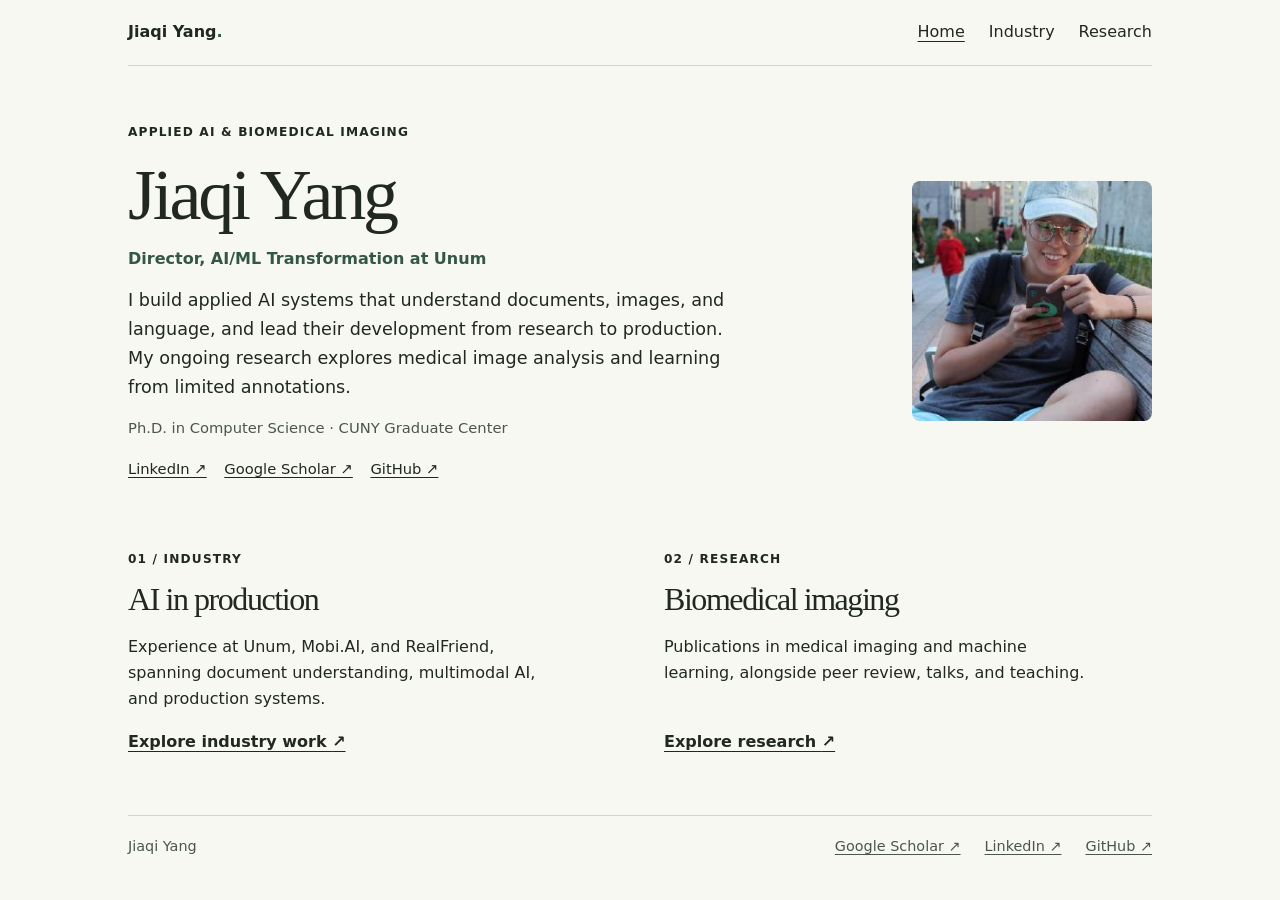
<file: index.html>
<!doctype html>
<html lang="en">
<head>
  <meta charset="utf-8">
  <meta name="viewport" content="width=device-width, initial-scale=1">
  <meta name="description" content="Jiaqi Yang’s work in enterprise AI and biomedical imaging research.">
  <title>Jiaqi Yang — Industry &amp; Research</title>
  <link rel="stylesheet" href="style.css">
</head>
<body>
  <a class="skip" href="#main">Skip to content</a>
  <header class="wrap site-header">
    <a class="wordmark" href="index.html">Jiaqi Yang<span>.</span></a>
    <nav aria-label="Main navigation">
      <a href="index.html" aria-current="page">Home</a>
      <a href="industry.html">Industry</a>
      <a href="research.html">Research</a>
    </nav>
  </header>
  <main class="wrap" id="main">
    <section class="intro profile-intro" aria-labelledby="title">
      <div>
        <p class="eyebrow">Applied AI &amp; biomedical imaging</p>
        <h1 id="title">Jiaqi Yang</h1>
        <p class="current-role">Director, AI/ML Transformation at Unum</p>
        <p class="lede">I build applied AI systems that understand documents, images, and language, and lead their development from research to production. My ongoing research explores medical image analysis and learning from limited annotations.</p>
        <p class="credential">Ph.D. in Computer Science · CUNY Graduate Center</p>
        <nav class="section-links" aria-label="Connect with Jiaqi">
          <a href="https://www.linkedin.com/in/jyang-5566/">LinkedIn ↗</a>
          <a href="https://scholar.google.com/citations?user=Nos8TtAAAAAJ&amp;hl=en">Google Scholar ↗</a>
          <a href="https://github.com/yangjiaqidig">GitHub ↗</a>
        </nav>
      </div>
      <div class="profile-photo-frame">
        <img class="profile-photo" src="assets/jiaqi-yang.jpg" alt="Jiaqi Yang" width="400" height="400">
      </div>
    </section>

    <div class="tracks">
      <section class="track industry">
        <p class="eyebrow">01 / Industry</p>
        <h2>AI in production</h2>
        <p>Experience at Unum, Mobi.AI, and RealFriend, spanning document understanding, multimodal AI, and production systems.</p>
        <a href="industry.html">Explore industry work <span aria-hidden="true">↗</span></a>
      </section>
      <section class="track research">
        <p class="eyebrow">02 / Research</p>
        <h2>Biomedical imaging</h2>
        <p>Publications in medical imaging and machine learning, alongside peer review, talks, and teaching.</p>
        <a href="research.html">Explore research <span aria-hidden="true">↗</span></a>
      </section>
    </div>
  </main>
  <footer class="wrap site-footer">
    <span>Jiaqi Yang</span>
    <nav aria-label="Profiles">
      <a href="https://scholar.google.com/citations?user=Nos8TtAAAAAJ&amp;hl=en">Google Scholar ↗</a>
      <a href="https://www.linkedin.com/in/jyang-5566/">LinkedIn ↗</a>
      <a href="https://github.com/yangjiaqidig">GitHub ↗</a>
    </nav>
  </footer>
</body>
</html>
</file>
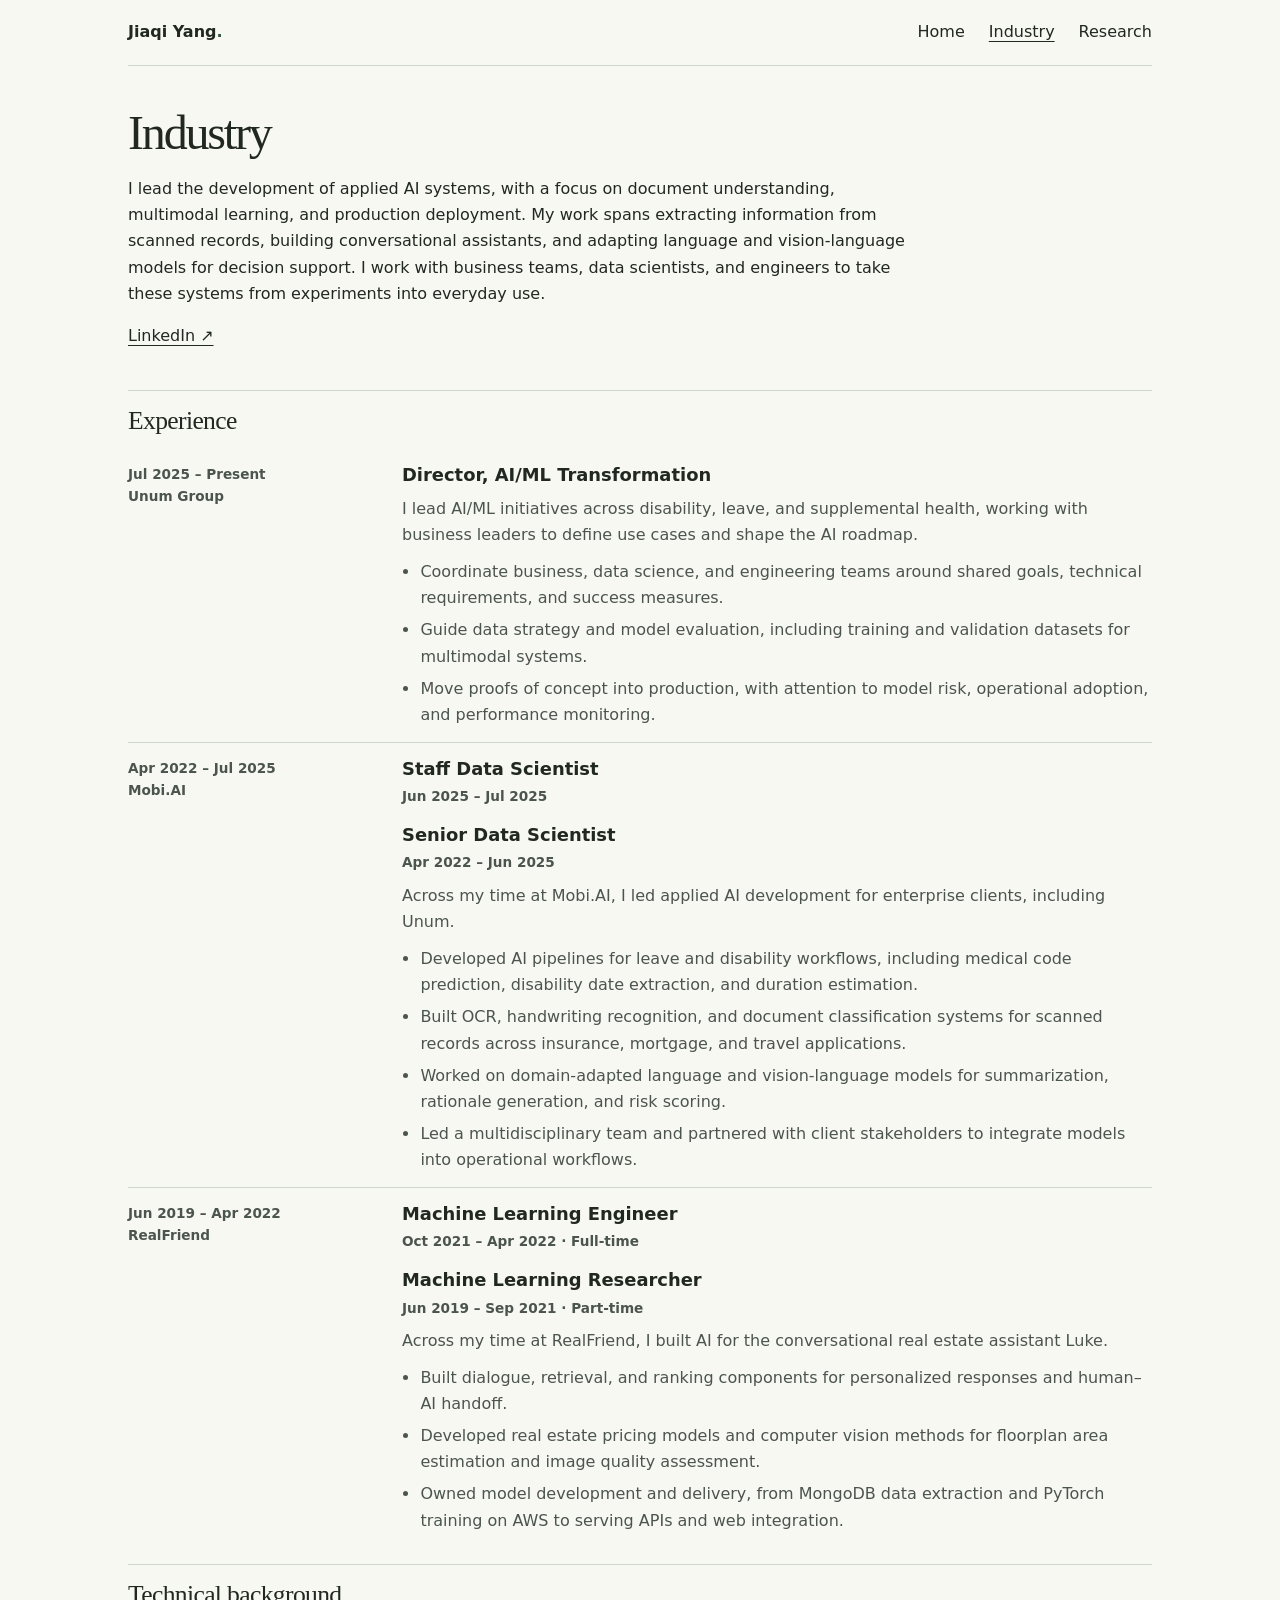
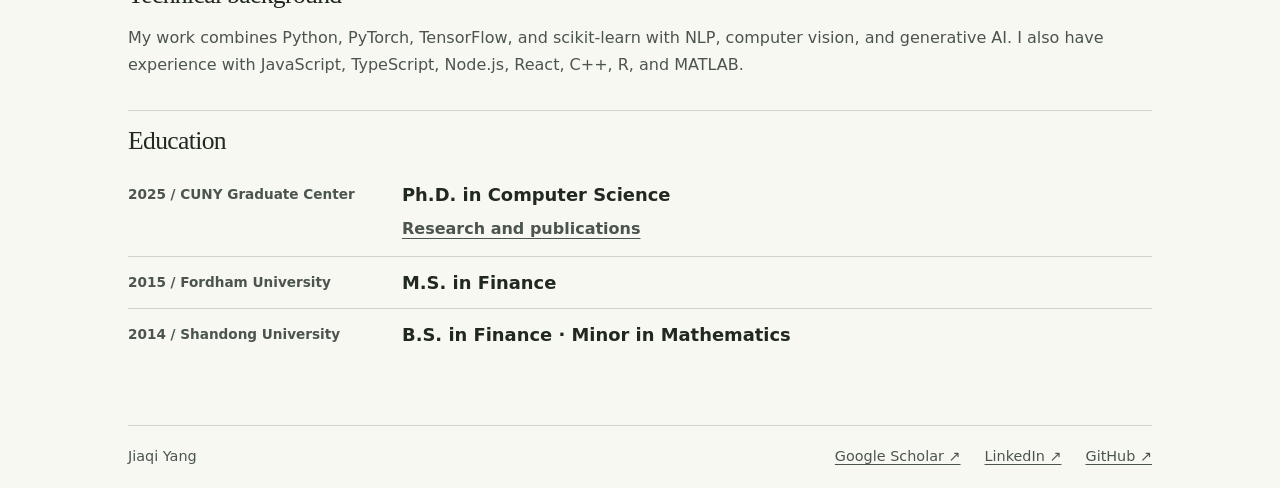
<file: industry.html>
<!doctype html>
<html lang="en">
<head>
  <meta charset="utf-8">
  <meta name="viewport" content="width=device-width, initial-scale=1">
  <meta name="description" content="Jiaqi Yang’s work in applied AI, document understanding, multimodal learning, and production ML systems.">
  <title>Industry — Jiaqi Yang</title>
  <link rel="stylesheet" href="style.css">
</head>
<body class="detail-page">
  <a class="skip" href="#main">Skip to content</a>
  <header class="wrap site-header">
    <a class="wordmark" href="index.html">Jiaqi Yang<span>.</span></a>
    <nav aria-label="Main navigation">
      <a href="index.html">Home</a>
      <a href="industry.html" aria-current="page">Industry</a>
      <a href="research.html">Research</a>
    </nav>
  </header>
  <main class="wrap" id="main">
    <section class="intro" aria-labelledby="title">
      <h1 id="title">Industry</h1>
      <p class="lede">I lead the development of applied AI systems, with a focus on document understanding, multimodal learning, and production deployment. My work spans extracting information from scanned records, building conversational assistants, and adapting language and vision-language models for decision support. I work with business teams, data scientists, and engineers to take these systems from experiments into everyday use.</p>
      <p><a href="https://www.linkedin.com/in/jyang-5566/">LinkedIn ↗</a></p>
    </section>

    <section class="records" aria-labelledby="experience">
      <h2 id="experience">Experience</h2>
      <article class="record">
        <p class="eyebrow">Jul 2025 – Present<br>Unum Group</p>
        <div>
          <h3>Director, AI/ML Transformation</h3>
          <p>I lead AI/ML initiatives across disability, leave, and supplemental health, working with business leaders to define use cases and shape the AI roadmap.</p>
          <ul class="experience-details">
            <li>Coordinate business, data science, and engineering teams around shared goals, technical requirements, and success measures.</li>
            <li>Guide data strategy and model evaluation, including training and validation datasets for multimodal systems.</li>
            <li>Move proofs of concept into production, with attention to model risk, operational adoption, and performance monitoring.</li>
          </ul>
        </div>
      </article>
      <article class="record">
        <p class="eyebrow">Apr 2022 – Jul 2025<br>Mobi.AI</p>
        <div>
          <section class="role-period" aria-labelledby="mobi-staff">
            <h3 id="mobi-staff">Staff Data Scientist</h3>
            <p class="eyebrow">Jun 2025 – Jul 2025</p>
          </section>
          <section class="role-period" aria-labelledby="mobi-senior">
            <h3 id="mobi-senior">Senior Data Scientist</h3>
            <p class="eyebrow">Apr 2022 – Jun 2025</p>
          </section>
          <p>Across my time at Mobi.AI, I led applied AI development for enterprise clients, including Unum.</p>
          <ul class="experience-details">
            <li>Developed AI pipelines for leave and disability workflows, including medical code prediction, disability date extraction, and duration estimation.</li>
            <li>Built OCR, handwriting recognition, and document classification systems for scanned records across insurance, mortgage, and travel applications.</li>
            <li>Worked on domain-adapted language and vision-language models for summarization, rationale generation, and risk scoring.</li>
            <li>Led a multidisciplinary team and partnered with client stakeholders to integrate models into operational workflows.</li>
          </ul>
        </div>
      </article>
      <article class="record">
        <p class="eyebrow">Jun 2019 – Apr 2022<br>RealFriend</p>
        <div>
          <section class="role-period" aria-labelledby="realfriend-engineer">
            <h3 id="realfriend-engineer">Machine Learning Engineer</h3>
            <p class="eyebrow">Oct 2021 – Apr 2022 · Full-time</p>
          </section>
          <section class="role-period" aria-labelledby="realfriend-researcher">
            <h3 id="realfriend-researcher">Machine Learning Researcher</h3>
            <p class="eyebrow">Jun 2019 – Sep 2021 · Part-time</p>
          </section>
          <p>Across my time at RealFriend, I built AI for the conversational real estate assistant Luke.</p>
          <ul class="experience-details">
            <li>Built dialogue, retrieval, and ranking components for personalized responses and human–AI handoff.</li>
            <li>Developed real estate pricing models and computer vision methods for floorplan area estimation and image quality assessment.</li>
            <li>Owned model development and delivery, from MongoDB data extraction and PyTorch training on AWS to serving APIs and web integration.</li>
          </ul>
        </div>
      </article>
    </section>

    <section class="records" aria-labelledby="toolkit">
      <h2 id="toolkit">Technical background</h2>
      <p>My work combines Python, PyTorch, TensorFlow, and scikit-learn with NLP, computer vision, and generative AI. I also have experience with JavaScript, TypeScript, Node.js, React, C++, R, and MATLAB.</p>
    </section>

    <section class="records" aria-labelledby="education">
      <h2 id="education">Education</h2>
      <div class="record">
        <p class="eyebrow">2025 / CUNY Graduate Center</p>
        <div><h3>Ph.D. in Computer Science</h3><p><a href="research.html">Research and publications</a></p></div>
      </div>
      <div class="record">
        <p class="eyebrow">2015 / Fordham University</p>
        <h3>M.S. in Finance</h3>
      </div>
      <div class="record">
        <p class="eyebrow">2014 / Shandong University</p>
        <h3>B.S. in Finance · Minor in Mathematics</h3>
      </div>
    </section>
  </main>
  <footer class="wrap site-footer">
    <span>Jiaqi Yang</span>
    <nav aria-label="Profiles">
      <a href="https://scholar.google.com/citations?user=Nos8TtAAAAAJ&amp;hl=en">Google Scholar ↗</a>
      <a href="https://www.linkedin.com/in/jyang-5566/">LinkedIn ↗</a>
      <a href="https://github.com/yangjiaqidig">GitHub ↗</a>
    </nav>
  </footer>
</body>
</html>
</file>
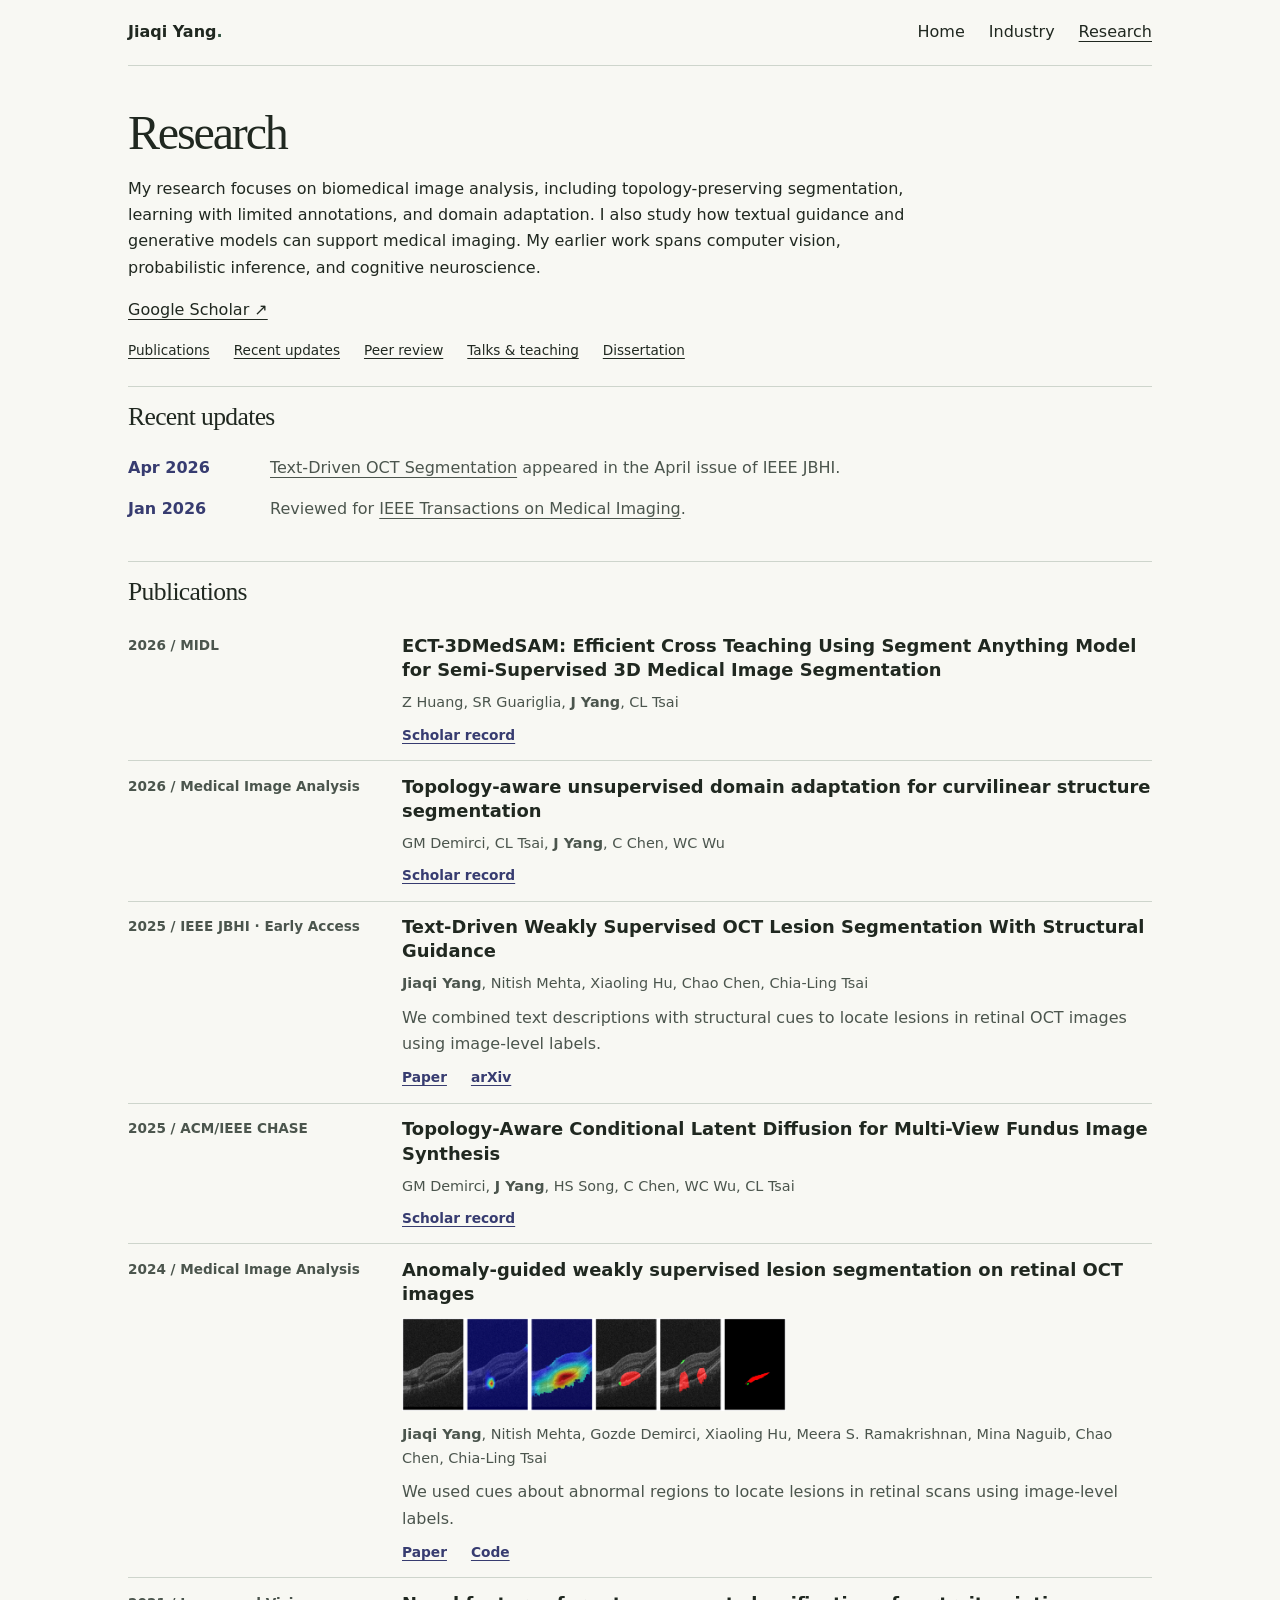
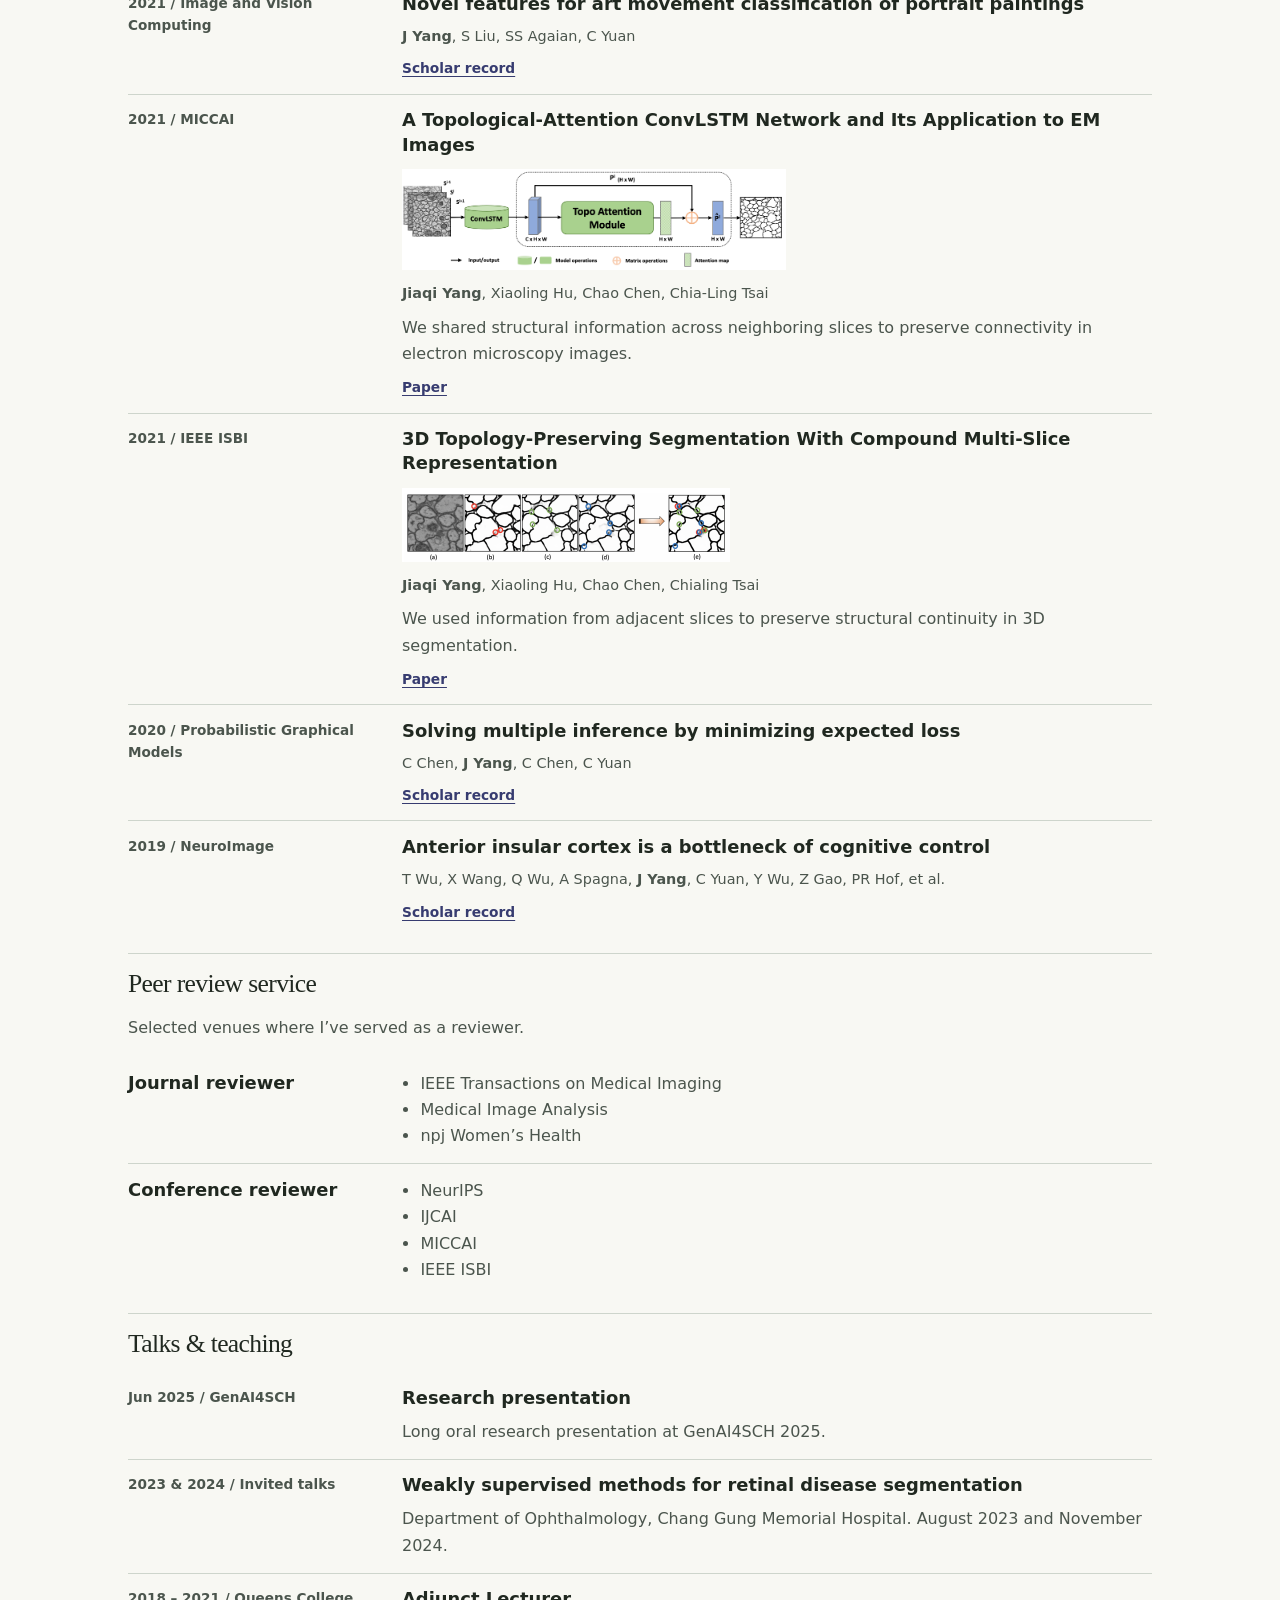
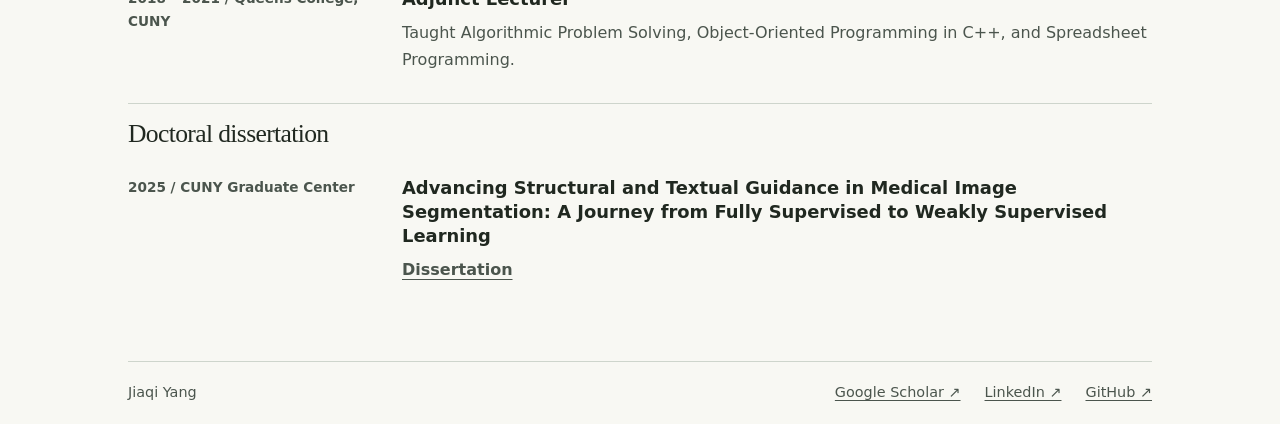
<file: research.html>
<!doctype html>
<html lang="en">
<head>
  <meta charset="utf-8">
  <meta name="viewport" content="width=device-width, initial-scale=1">
  <meta name="description" content="Jiaqi Yang’s research interests, publications, and peer review service.">
  <title>Research — Jiaqi Yang</title>
  <link rel="stylesheet" href="style.css">
</head>
<body class="detail-page">
  <a class="skip" href="#main">Skip to content</a>
  <header class="wrap site-header">
    <a class="wordmark" href="index.html">Jiaqi Yang<span>.</span></a>
    <nav aria-label="Main navigation">
      <a href="index.html">Home</a>
      <a href="industry.html">Industry</a>
      <a href="research.html" aria-current="page">Research</a>
    </nav>
  </header>
  <main class="wrap" id="main">
    <section class="intro" aria-labelledby="title">
      <h1 id="title">Research</h1>
      <p class="lede">My research focuses on biomedical image analysis, including topology-preserving segmentation, learning with limited annotations, and domain adaptation. I also study how textual guidance and generative models can support medical imaging. My earlier work spans computer vision, probabilistic inference, and cognitive neuroscience.</p>
      <p><a href="https://scholar.google.com/citations?user=Nos8TtAAAAAJ&amp;hl=en">Google Scholar ↗</a></p>
      <nav class="section-links" aria-label="On this page">
        <a href="#publications">Publications</a>
        <a href="#updates">Recent updates</a>
        <a href="#service">Peer review</a>
        <a href="#talks">Talks &amp; teaching</a>
        <a href="#dissertation">Dissertation</a>
      </nav>
    </section>

    <section class="records" id="updates" aria-labelledby="updates-title">
      <h2 id="updates-title">Recent updates</h2>
      <ul class="updates">
        <li><time datetime="2026-04">Apr 2026</time><span><a href="#text-oct">Text-Driven OCT Segmentation</a> appeared in the April issue of IEEE JBHI.</span></li>
        <li><time datetime="2026-01">Jan 2026</time><span>Reviewed for <a href="#service">IEEE Transactions on Medical Imaging</a>.</span></li>
      </ul>
    </section>

    <section class="records" id="publications" aria-labelledby="papers-title">
      <h2 id="papers-title">Publications</h2>
      <article class="record">
        <p class="eyebrow">2026 / MIDL</p>
        <div>
          <h3>ECT-3DMedSAM: Efficient Cross Teaching Using Segment Anything Model for Semi-Supervised 3D Medical Image Segmentation</h3>
          <p class="authors">Z Huang, SR Guariglia, <strong>J Yang</strong>, CL Tsai</p>
          <p class="record-links"><a href="https://scholar.google.com/citations?view_op=view_citation&amp;hl=en&amp;user=Nos8TtAAAAAJ&amp;citation_for_view=Nos8TtAAAAAJ:eQOLeE2rZwMC">Scholar record</a></p>
        </div>
      </article>
      <article class="record">
        <p class="eyebrow">2026 / Medical Image Analysis</p>
        <div>
          <h3>Topology-aware unsupervised domain adaptation for curvilinear structure segmentation</h3>
          <p class="authors">GM Demirci, CL Tsai, <strong>J Yang</strong>, C Chen, WC Wu</p>
          <p class="record-links"><a href="https://scholar.google.com/citations?view_op=view_citation&amp;hl=en&amp;user=Nos8TtAAAAAJ&amp;citation_for_view=Nos8TtAAAAAJ:WF5omc3nYNoC">Scholar record</a></p>
        </div>
      </article>
      <article class="record" id="text-oct">
        <p class="eyebrow">2025 / IEEE JBHI · Early Access</p>
        <div>
          <h3>Text-Driven Weakly Supervised OCT Lesion Segmentation With Structural Guidance</h3>
          <p class="authors"><strong>Jiaqi Yang</strong>, Nitish Mehta, Xiaoling Hu, Chao Chen, Chia-Ling Tsai</p>
          <p>We combined text descriptions with structural cues to locate lesions in retinal OCT images using image-level labels.</p>
          <p class="record-links">
            <a href="https://doi.org/10.1109/JBHI.2025.3616290">Paper</a>
            <a href="https://arxiv.org/abs/2411.12615">arXiv</a>
          </p>
        </div>
      </article>
      <article class="record">
        <p class="eyebrow">2025 / ACM/IEEE CHASE</p>
        <div>
          <h3>Topology-Aware Conditional Latent Diffusion for Multi-View Fundus Image Synthesis</h3>
          <p class="authors">GM Demirci, <strong>J Yang</strong>, HS Song, C Chen, WC Wu, CL Tsai</p>
          <p class="record-links"><a href="https://scholar.google.com/citations?view_op=view_citation&amp;hl=en&amp;user=Nos8TtAAAAAJ&amp;citation_for_view=Nos8TtAAAAAJ:W7OEmFMy1HYC">Scholar record</a></p>
        </div>
      </article>
      <article class="record" id="anomaly-oct">
        <p class="eyebrow">2024 / Medical Image Analysis</p>
        <div>
          <h3>Anomaly-guided weakly supervised lesion segmentation on retinal OCT images</h3>
          <a class="paper-figure" href="assets/papers/anomaly-oct.png" aria-label="View full-size figure for Anomaly-guided weakly supervised lesion segmentation on retinal OCT images">
            <img src="assets/papers/anomaly-oct.png" alt="Retinal OCT scan, activation maps, and lesion segmentation results" loading="lazy">
          </a>
          <p class="authors"><strong>Jiaqi Yang</strong>, Nitish Mehta, Gozde Demirci, Xiaoling Hu, Meera S. Ramakrishnan, Mina Naguib, Chao Chen, Chia-Ling Tsai</p>
          <p>We used cues about abnormal regions to locate lesions in retinal scans using image-level labels.</p>
          <p class="record-links">
            <a href="https://pmc.ncbi.nlm.nih.gov/articles/PMC11016376/">Paper</a>
            <a href="https://github.com/YangjiaqiDig/WSSS-AGM">Code</a>
          </p>
        </div>
      </article>
      <article class="record">
        <p class="eyebrow">2021 / Image and Vision Computing</p>
        <div>
          <h3>Novel features for art movement classification of portrait paintings</h3>
          <p class="authors"><strong>J Yang</strong>, S Liu, SS Agaian, C Yuan</p>
          <p class="record-links"><a href="https://scholar.google.com/citations?view_op=view_citation&amp;hl=en&amp;user=Nos8TtAAAAAJ&amp;citation_for_view=Nos8TtAAAAAJ:d1gkVwhDpl0C">Scholar record</a></p>
        </div>
      </article>
      <article class="record" id="topology">
        <p class="eyebrow">2021 / MICCAI</p>
        <div>
          <h3>A Topological-Attention ConvLSTM Network and Its Application to EM Images</h3>
          <a class="paper-figure" href="assets/papers/topology-attention.png" aria-label="View full-size figure for A Topological-Attention ConvLSTM Network and Its Application to EM Images">
            <img src="assets/papers/topology-attention.png" alt="ConvLSTM and topological attention network overview" loading="lazy">
          </a>
          <p class="authors"><strong>Jiaqi Yang</strong>, Xiaoling Hu, Chao Chen, Chia-Ling Tsai</p>
          <p>We shared structural information across neighboring slices to preserve connectivity in electron microscopy images.</p>
          <p class="record-links"><a href="https://miccai2021.org/openaccess/paperlinks/2021/09/01/034-Paper0481.html">Paper</a></p>
        </div>
      </article>
      <article class="record">
        <p class="eyebrow">2021 / IEEE ISBI</p>
        <div>
          <h3>3D Topology-Preserving Segmentation With Compound Multi-Slice Representation</h3>
          <a class="paper-figure" href="assets/papers/multi-slice.png" aria-label="View full-size figure for 3D Topology-Preserving Segmentation With Compound Multi-Slice Representation">
            <img src="assets/papers/multi-slice.png" alt="Electron microscopy slices and topology-preserving segmentation examples" loading="lazy">
          </a>
          <p class="authors"><strong>Jiaqi Yang</strong>, Xiaoling Hu, Chao Chen, Chialing Tsai</p>
          <p>We used information from adjacent slices to preserve structural continuity in 3D segmentation.</p>
          <p class="record-links"><a href="https://doi.org/10.1109/ISBI48211.2021.9433941">Paper</a></p>
        </div>
      </article>
      <article class="record">
        <p class="eyebrow">2020 / Probabilistic Graphical Models</p>
        <div>
          <h3>Solving multiple inference by minimizing expected loss</h3>
          <p class="authors">C Chen, <strong>J Yang</strong>, C Chen, C Yuan</p>
          <p class="record-links"><a href="https://scholar.google.com/citations?view_op=view_citation&amp;hl=en&amp;user=Nos8TtAAAAAJ&amp;citation_for_view=Nos8TtAAAAAJ:u-x6o8ySG0sC">Scholar record</a></p>
        </div>
      </article>
      <article class="record">
        <p class="eyebrow">2019 / NeuroImage</p>
        <div>
          <h3>Anterior insular cortex is a bottleneck of cognitive control</h3>
          <p class="authors">T Wu, X Wang, Q Wu, A Spagna, <strong>J Yang</strong>, C Yuan, Y Wu, Z Gao, PR Hof, et al.</p>
          <p class="record-links"><a href="https://scholar.google.com/citations?view_op=view_citation&amp;hl=en&amp;user=Nos8TtAAAAAJ&amp;citation_for_view=Nos8TtAAAAAJ:u5HHmVD_uO8C">Scholar record</a></p>
        </div>
      </article>
    </section>

    <section class="records" id="service" aria-labelledby="service-title">
      <h2 id="service-title">Peer review service</h2>
      <p>Selected venues where I’ve served as a reviewer.</p>
      <div class="record">
        <h3>Journal reviewer</h3>
        <ul>
          <li>IEEE Transactions on Medical Imaging</li>
          <li>Medical Image Analysis</li>
          <li>npj Women’s Health</li>
        </ul>
      </div>
      <div class="record">
        <h3>Conference reviewer</h3>
        <ul>
          <li>NeurIPS</li>
          <li>IJCAI</li>
          <li>MICCAI</li>
          <li>IEEE ISBI</li>
        </ul>
      </div>
    </section>

    <section class="records" id="talks" aria-labelledby="talks-title">
      <h2 id="talks-title">Talks &amp; teaching</h2>
      <div class="record">
        <p class="eyebrow">Jun 2025 / GenAI4SCH</p>
        <div><h3>Research presentation</h3><p>Long oral research presentation at GenAI4SCH 2025.</p></div>
      </div>
      <div class="record">
        <p class="eyebrow">2023 &amp; 2024 / Invited talks</p>
        <div><h3>Weakly supervised methods for retinal disease segmentation</h3><p>Department of Ophthalmology, Chang Gung Memorial Hospital. August 2023 and November 2024.</p></div>
      </div>
      <div class="record">
        <p class="eyebrow">2018 – 2021 / Queens College, CUNY</p>
        <div><h3>Adjunct Lecturer</h3><p>Taught Algorithmic Problem Solving, Object-Oriented Programming in C++, and Spreadsheet Programming.</p></div>
      </div>
    </section>

    <section class="records" id="dissertation" aria-labelledby="dissertation-title">
      <h2 id="dissertation-title">Doctoral dissertation</h2>
      <article class="record">
        <p class="eyebrow">2025 / CUNY Graduate Center</p>
        <div>
          <h3>Advancing Structural and Textual Guidance in Medical Image Segmentation: A Journey from Fully Supervised to Weakly Supervised Learning</h3>
          <p><a href="https://academicworks.cuny.edu/gc_etds/6126/">Dissertation</a></p>
        </div>
      </article>
    </section>
  </main>
  <footer class="wrap site-footer">
    <span>Jiaqi Yang</span>
    <nav aria-label="Profiles">
      <a href="https://scholar.google.com/citations?user=Nos8TtAAAAAJ&amp;hl=en">Google Scholar ↗</a>
      <a href="https://www.linkedin.com/in/jyang-5566/">LinkedIn ↗</a>
      <a href="https://github.com/yangjiaqidig">GitHub ↗</a>
    </nav>
  </footer>
</body>
</html>
</file>
<file: style.css>
:root {
  color-scheme: light;
  --paper: #f8f8f3;
  --ink: #202820;
  --muted: #4b554d;
  --rule: #ced5cc;
  --industry: #345744;
  --research: #373c70;
  --serif: Georgia, serif;
}

* { box-sizing: border-box; }

body {
  margin: 0;
  background: var(--paper);
  color: var(--ink);
  font: 1rem/1.65 system-ui, sans-serif;
}

a { color: inherit; text-underline-offset: .22em; }
a:focus-visible { outline: 2px solid currentColor; outline-offset: 4px; }
a:hover { text-decoration-thickness: 2px; }

.wrap { width: min(64rem, calc(100% - 3rem)); margin-inline: auto; }
.skip { position: absolute; top: .5rem; left: .5rem; padding: .5rem; background: white; transform: translateY(-200%); }
.skip:focus { transform: none; }

.site-header, .site-footer, nav, .record-links {
  display: flex;
  flex-wrap: wrap;
  align-items: center;
  gap: .5rem 1.5rem;
}

.site-header, .site-footer { justify-content: space-between; padding-block: 1.2rem; }
.site-header { border-bottom: 1px solid var(--rule); }
.site-footer { border-top: 1px solid var(--rule); color: var(--muted); font-size: .9rem; }
.site-header a { text-decoration: none; }
.site-header a:hover, .site-header [aria-current="page"] { text-decoration: underline; }
.wordmark { font-weight: 750; }
.wordmark span { color: var(--industry); }

main { padding-bottom: 3rem; }
.intro { padding-block: clamp(2rem, 5vw, 3.5rem); }
.eyebrow { margin: 0 0 .8rem; font-size: .76rem; font-weight: 700; letter-spacing: .095em; text-transform: uppercase; }
.industry-text { color: var(--industry); }
.research-text { color: var(--research); }

h1, h2, h3 { margin: 0; line-height: 1.12; }
h1, h2 { font-family: var(--serif); font-weight: 400; letter-spacing: -.045em; }
h1 { font-size: clamp(2.8rem, 6vw, 4.5rem); }
h2 { font-size: clamp(2rem, 4vw, 3rem); }
h3 { font-size: 1.12rem; line-height: 1.35; }
.lede { max-width: 44ch; font-size: clamp(1.12rem, 2.7vw, 1.45rem); margin: 1.2rem 0 0; }
.credential, .records p, .records li { color: var(--muted); }
.credential { margin-bottom: 0; font-size: .92rem; }

.tracks { display: grid; grid-template-columns: repeat(2, minmax(0, 1fr)); gap: 2rem 3rem; }
.track { display: flex; flex-direction: column; align-items: flex-start; padding-block: .75rem; }
.track p:not(.eyebrow) { max-width: 42ch; }
.track h2 { font-size: 2rem; }
.track a { margin-top: auto; font-weight: 700; }

.section-links { margin-top: 1.4rem; font-size: .92rem; }
.records { border-top: 1px solid var(--rule); padding-block: 1.5rem; }
.records h2 { margin-bottom: .85rem; }
.record { display: grid; grid-template-columns: minmax(9rem, 1fr) minmax(0, 3fr); gap: .6rem 1.5rem; padding-block: 1.1rem; }
.record + .record { border-top: 1px solid var(--rule); }
.record p, .record ul { margin: .55rem 0 0; }
.record .eyebrow, .record ul { margin: 0; }
.record ul { padding-inline-start: 1.15rem; }
.record a { font-weight: 600; }

@media (max-width: 640px) {
  .wrap { width: calc(100% - 2rem); }
  .tracks, .record { grid-template-columns: 1fr; }
}

.updates { list-style: none; padding: 0; }

.updates li {
  display: grid;
  grid-template-columns: minmax(6rem, 1fr) minmax(0, 7fr);
  gap: .2rem 1rem;
  padding-block: .45rem;
}
.updates time { color: var(--research); font-weight: 650; font-variant-numeric: tabular-nums; }
.record .authors { font-size: .9rem; }
.record-links a {
  padding: .12rem .55rem;
  border: 1px solid var(--rule);
  border-radius: .35rem;
  color: var(--research);
  font-size: .86rem;
}

@media (max-width: 480px) {
  .updates li { grid-template-columns: 1fr; }
}

/* Shared reading layout for industry and research. */
.detail-page .intro { padding-block: 2.5rem 1.5rem; }
.detail-page h1 { font-size: clamp(2.3rem, 5vw, 3rem); }
.detail-page h2 { font-size: 1.6rem; letter-spacing: -.025em; }
.detail-page .lede { max-width: 78ch; font-size: 1rem; margin-top: 1rem; }
.detail-page .section-links { margin-top: 1rem; font-size: .85rem; }
.detail-page .records { padding-block: 1rem; }
.detail-page .record { padding-block: .85rem; }
.detail-page .record-links a { border: 0; padding: 0; border-radius: 0; }
.detail-page .eyebrow { letter-spacing: 0; text-transform: none; font-size: .85rem; }

.record .experience-details { margin-top: .65rem; }
.experience-details li + li { margin-top: .35rem; }
.role-period + .role-period { margin-top: 1rem; }
.role-period .eyebrow { margin-top: .25rem; }

.profile-intro {
  display: grid;
  grid-template-columns: minmax(0, 1fr) 15rem;
  align-items: center;
  gap: 2rem;
}
.profile-photo-frame {
  aspect-ratio: 1;
  overflow: hidden;
  border-radius: .5rem;
}
.profile-photo {
  display: block;
  width: 145%;
  max-width: none;
  height: auto;
  margin-left: -22.5%;
}
@media (max-width: 640px) {
  .profile-intro { grid-template-columns: 1fr; gap: 1.25rem; }
  .profile-photo-frame { width: 10rem; grid-row: 1; }
}

.current-role { margin: .7rem 0 0; color: var(--industry); font-weight: 600; }
.profile-intro .lede { font-size: 1.1rem; max-width: 54ch; margin-top: .8rem; }
.profile-intro .section-links { gap: .5rem 1.1rem; margin-top: 1rem; }
.record { scroll-margin-top: 1rem; }

.paper-figure {
  display: block;
  width: fit-content;
  max-width: 100%;
  margin-block: .75rem;
}
.paper-figure img {
  display: block;
  width: auto;
  height: auto;
  max-width: min(100%, 24rem);
  max-height: 7rem;
}
</file>
